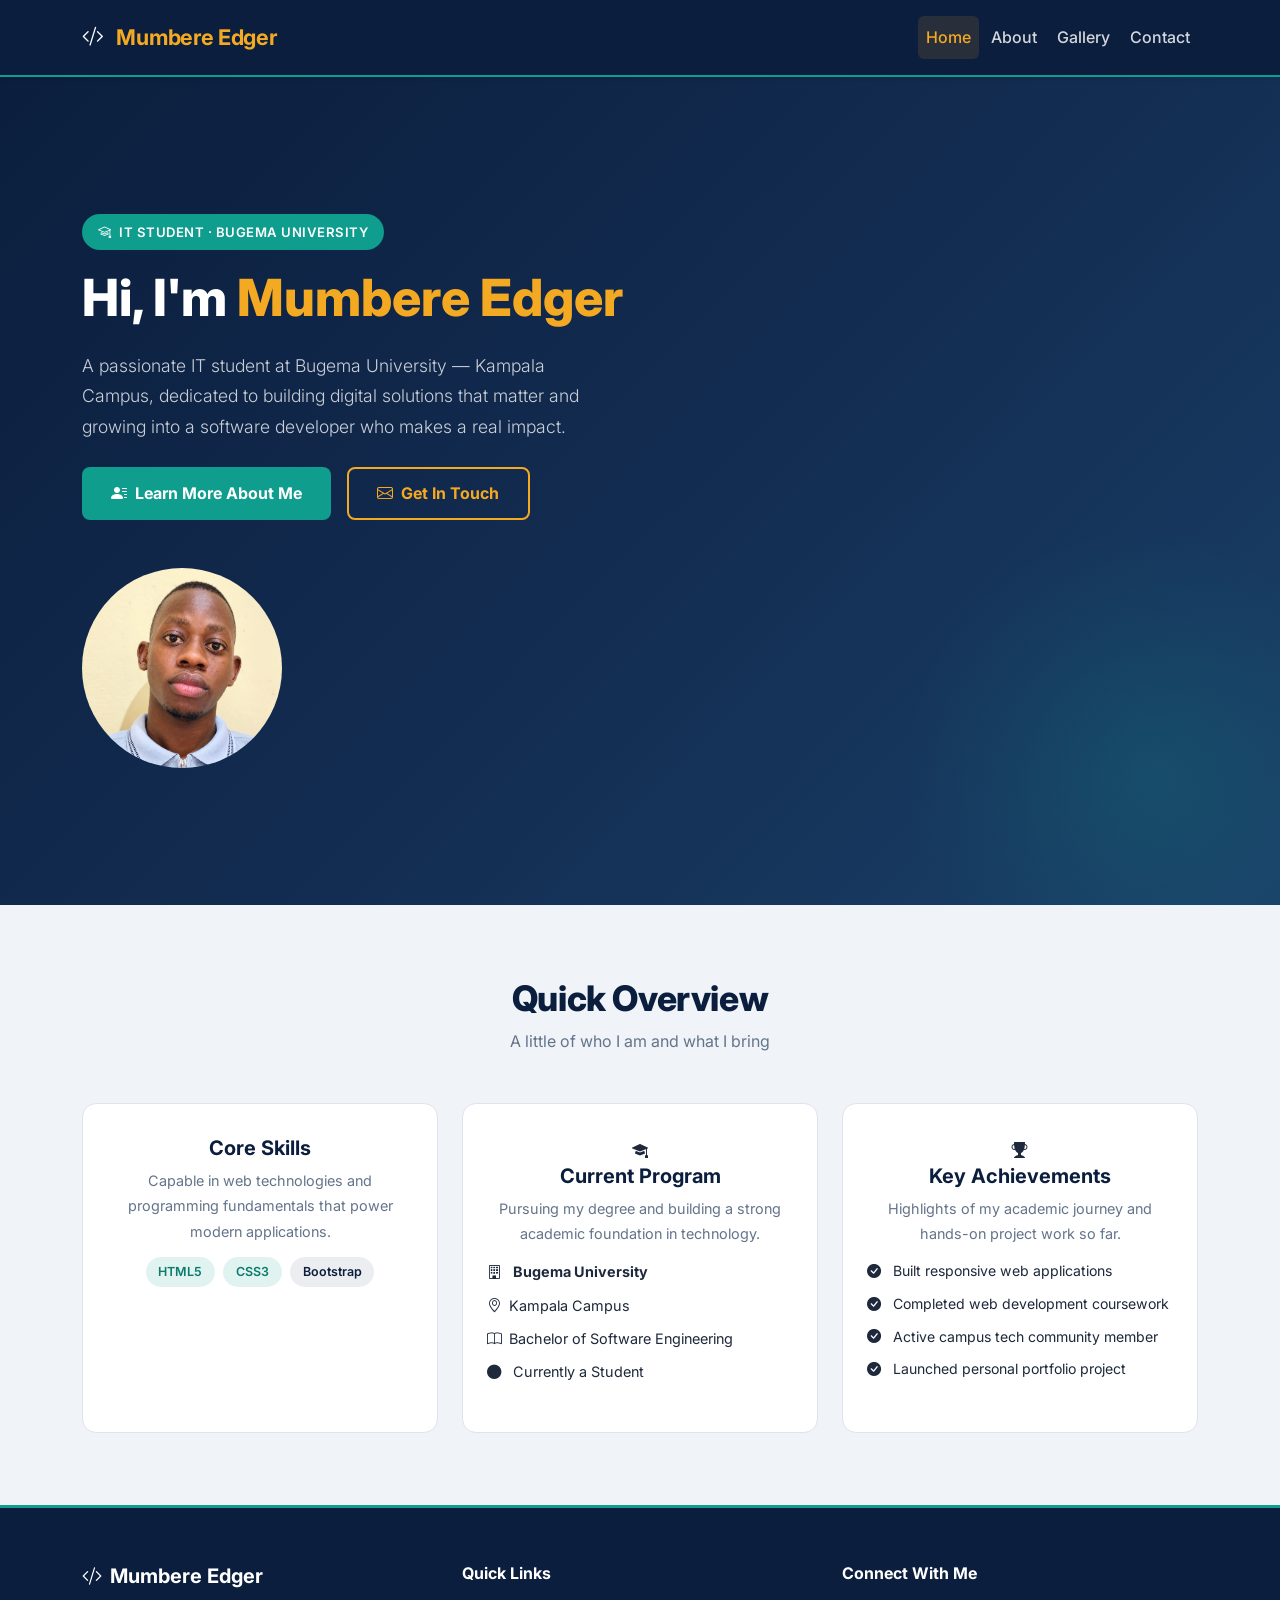
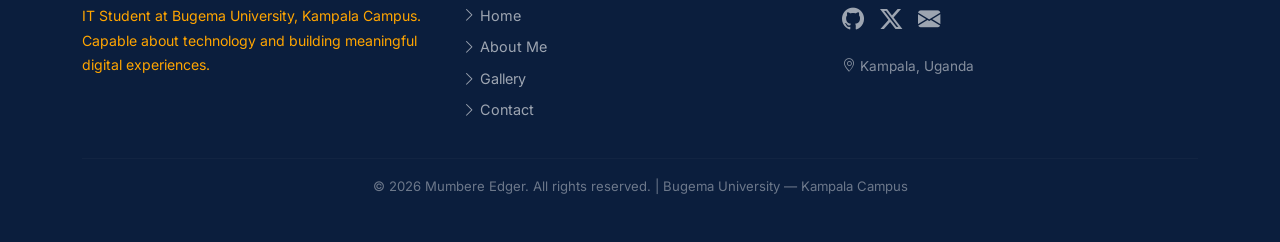
<file: index.html>
<!DOCTYPE html>
<html lang="en">
<head>
  <meta charset="UTF-8" />
  <meta name="viewport" content="width=device-width, initial-scale=1.0" />
  <title>Mumbere Edger | Portfolio</title>
  <link href="https://cdn.jsdelivr.net/npm/bootstrap@5.3.2/dist/css/bootstrap.min.css" rel="stylesheet" />
  <link href="https://cdn.jsdelivr.net/npm/bootstrap-icons@1.11.3/font/bootstrap-icons.min.css" rel="stylesheet" />
  <link href="https://fonts.googleapis.com/css2?family=Inter:wght@300;400;600;700;800&display=swap" rel="stylesheet" />
  <link rel="stylesheet" href="style.css.css" />
</head>
<body>
  
  <!--NAVIGATION BAR -->
  <nav class="navbar navbar-expand-lg sticky-top shadow-sm">
    <div class="container">
      <a class="navbar-brand fw-bold" href="index.html">
        <i class="bi bi-code-slash me-2";"></i>
        <span style="color:var(--gold);">Mumbere</span> <span style="color:var(--gold);">Edger</span>
      </a>

      <button class="navbar-toggler border-0" type="button"
              data-bs-toggle="collapse" data-bs-target="#mainNav"
              aria-controls="mainNav" aria-expanded="false" aria-label="Toggle navigation">
      
        <i class="bi bi-list text-white fs-4"></i>
      </button>
      <div class="collapse navbar-collapse" id="mainNav">
        <ul class="navbar-nav ms-auto gap-lg-1">
          <li class="nav-item"><a class="nav-link active" href="index.html">Home</a></li>
          <li class="nav-item"><a class="nav-link" href="about.html">About</a></li>
          <li class="nav-item"><a class="nav-link" href="gallery.html">Gallery</a></li>
          <li class="nav-item"><a class="nav-link" href="contact.html">Contact</a></li>
        </ul>
      </div>
    </div>
  </nav>
  
  <section class="hero-section">
    <div class="container position-relative" style="z-index:2;">
      <div class="row align-items-center gy-5">

        
        <div class="col-lg-7">

          <div class="hero-badge">
            <i class="bi bi-mortarboard me-1"></i> IT Student · Bugema University
          </div>

          <h1>
            Hi, I'm <span class="accent">Mumbere Edger</span>
          </h1>

          <p class="lead my-4">
            A passionate IT student at Bugema University —
            Kampala Campus, dedicated to building digital solutions that matter
            and growing into a software developer who makes a real impact.
          </p>

          <div class="d-flex flex-wrap gap-3">
            <a href="about.html" class="btn-teal">
              <i class="bi bi-person-lines-fill"></i> Learn More About Me
            </a>
            <a href="contact.html" class="btn-outline-gold">
              <i class="bi bi-envelope"></i> Get In Touch
            </a>
          </div>

        </div>

        <div >
          <div class="hero-avatar-box">
          <img src="EDDY.png" alt="my photo" width="150px" length="200px" class="profile-photo">
            
          </div>
        </div>

      </div>
    </div>
  </section>
 
 <!--SECTION 3: HIGHLIGHTS / QUICK OVERVIEW -->
  <section class="bg-light-custom">
    <div class="container">
      <div class="text-center mb-5">
        <h2>Quick Overview</h2>
        <p class="sub-text mt-2">A little of who I am and what I bring</p>
      </div>
<!--CARD:1-->
        <div class="row g-4"> 
        <div class="col-md-4">         
          <div class="ov-card h-100">
            <div>
            </div>

            <h5>Core Skills</h5>
            <p>Capable in web technologies and programming fundamentals that power modern applications.</p>

            <div class="d-flex flex-wrap gap-2 justify-content-center">
              <span class="tag tag-teal">HTML5</span>
              <span class="tag tag-teal">CSS3</span>
              <span class="tag tag-navy">Bootstrap</span>
            
            </div>
          </div>
        </div>

<!-- CARD 2: Current Program -->
        <div class="col-md-4">
          <div class="ov-card h-100">
            <div>
              <i class="bi bi-mortarboard-fill"></i>
            </div>

            <h5>Current Program</h5>
            <p>Pursuing my degree and building a strong academic foundation in technology.</p>

            <ul class="list-unstyled text-start mt-2" style="font-size:0.9rem; color:var(--text);">
              <li class="mb-2">
                <i class="bi bi-building me-2"></i>
                <strong>Bugema University</strong>
              </li>
              <li class="mb-2">
                <i class="bi bi-geo-alt me-2"></i>Kampala Campus
              </li>
              <li class="mb-2">
                <i class="bi bi-book me-2"></i>Bachelor of Software Engineering
              </li>
              <li>
                <i class="bi bi-circle-fill me-2"></i>
                Currently a Student
              </li>
            </ul>
          </div>
        </div>

<!-- CARD 3: Key Achievements -->
        <div class="col-md-4">
          <div class="ov-card h-100">
            <div>
             <i class="bi bi-trophy-fill"></i>
            </div>

            <h5>Key Achievements</h5>
            <p>Highlights of my academic journey and hands-on project work so far.</p>

            <ul class="list-unstyled text-start mt-2" style="font-size:0.88rem; color:var(--text);">
              <li class="mb-2">
                <i class="bi bi-check-circle-fill me-2"></i>
                Built responsive web applications
              </li>
              <li class="mb-2">
                <i class="bi bi-check-circle-fill me-2"></i>
                Completed web development coursework
              </li>
              <li class="mb-2">
                <i class="bi bi-check-circle-fill me-2"></i>
                Active campus tech community member
              </li>
              <li>
                <i class="bi bi-check-circle-fill me-2"></i>
                Launched personal portfolio project
              </li>
            </ul>
          </div>
        </div>

      </div>
    </div>
  </section>



  <!--  SECTION 4: FOOTER -->
  <footer>
    <div class="container">
      <div class="row g-4 pb-3"> 
        <div class="col-md-4">
          <h5 class="mb-3">
            <i class="bi bi-code-slash me-2"></i>Mumbere Edger
          </h5>
          <p style="font-size:0.88rem; color:orange">
            IT Student at Bugema University, Kampala Campus. Capable about
            technology and building meaningful digital experiences.
          </p>
        </div>

        <div class="col-md-4">
          <h6 class="mb-3">Quick Links</h6>
      
          <a href="index.html" class="footer-link">
            <i class="bi bi-chevron-right me-1"></i>Home
          </a>
          <a href="about.html" class="footer-link">
            <i class="bi bi-chevron-right me-1"></i>About Me
          </a>
          <a href="gallery.html" class="footer-link">
            <i class="bi bi-chevron-right me-1"></i>Gallery
          </a>
          <a href="contact.html" class="footer-link">
            <i class="bi bi-chevron-right me-1"></i>Contact
          </a>
        </div>

        <div class="col-md-4">
          <h6 class="mb-3">Connect With Me</h6>
          <div class="d-flex gap-3 mb-3">
            <a href="#" class="social-link" title="GitHub"><i class="bi bi-github"></i></a>
            <a href="#" class="social-link" title="Twitter"><i class="bi bi-twitter-x"></i></a>
            <a href="mailto:mumbereedger005@gmail.com" class="social-link" title="Email">
              <i class="bi bi-envelope-fill"></i>
            </a>
          </div>
          <p style="font-size:0.85rem; color:rgba(255,255,255,0.5);">
            <i class="bi bi-geo-alt me-1" style="white-space: nowrap;"></i>Kampala, Uganda
          </p>
        </div>
      </div>

      <hr />

      <p class="copy">&copy; 2026 Mumbere Edger. All rights reserved. | Bugema University — Kampala Campus</p>

    </div>
  </footer>

  <script src="https://cdn.jsdelivr.net/npm/bootstrap@5.3.2/dist/js/bootstrap.bundle.min.js"></script>

</body>
</html>
</file>
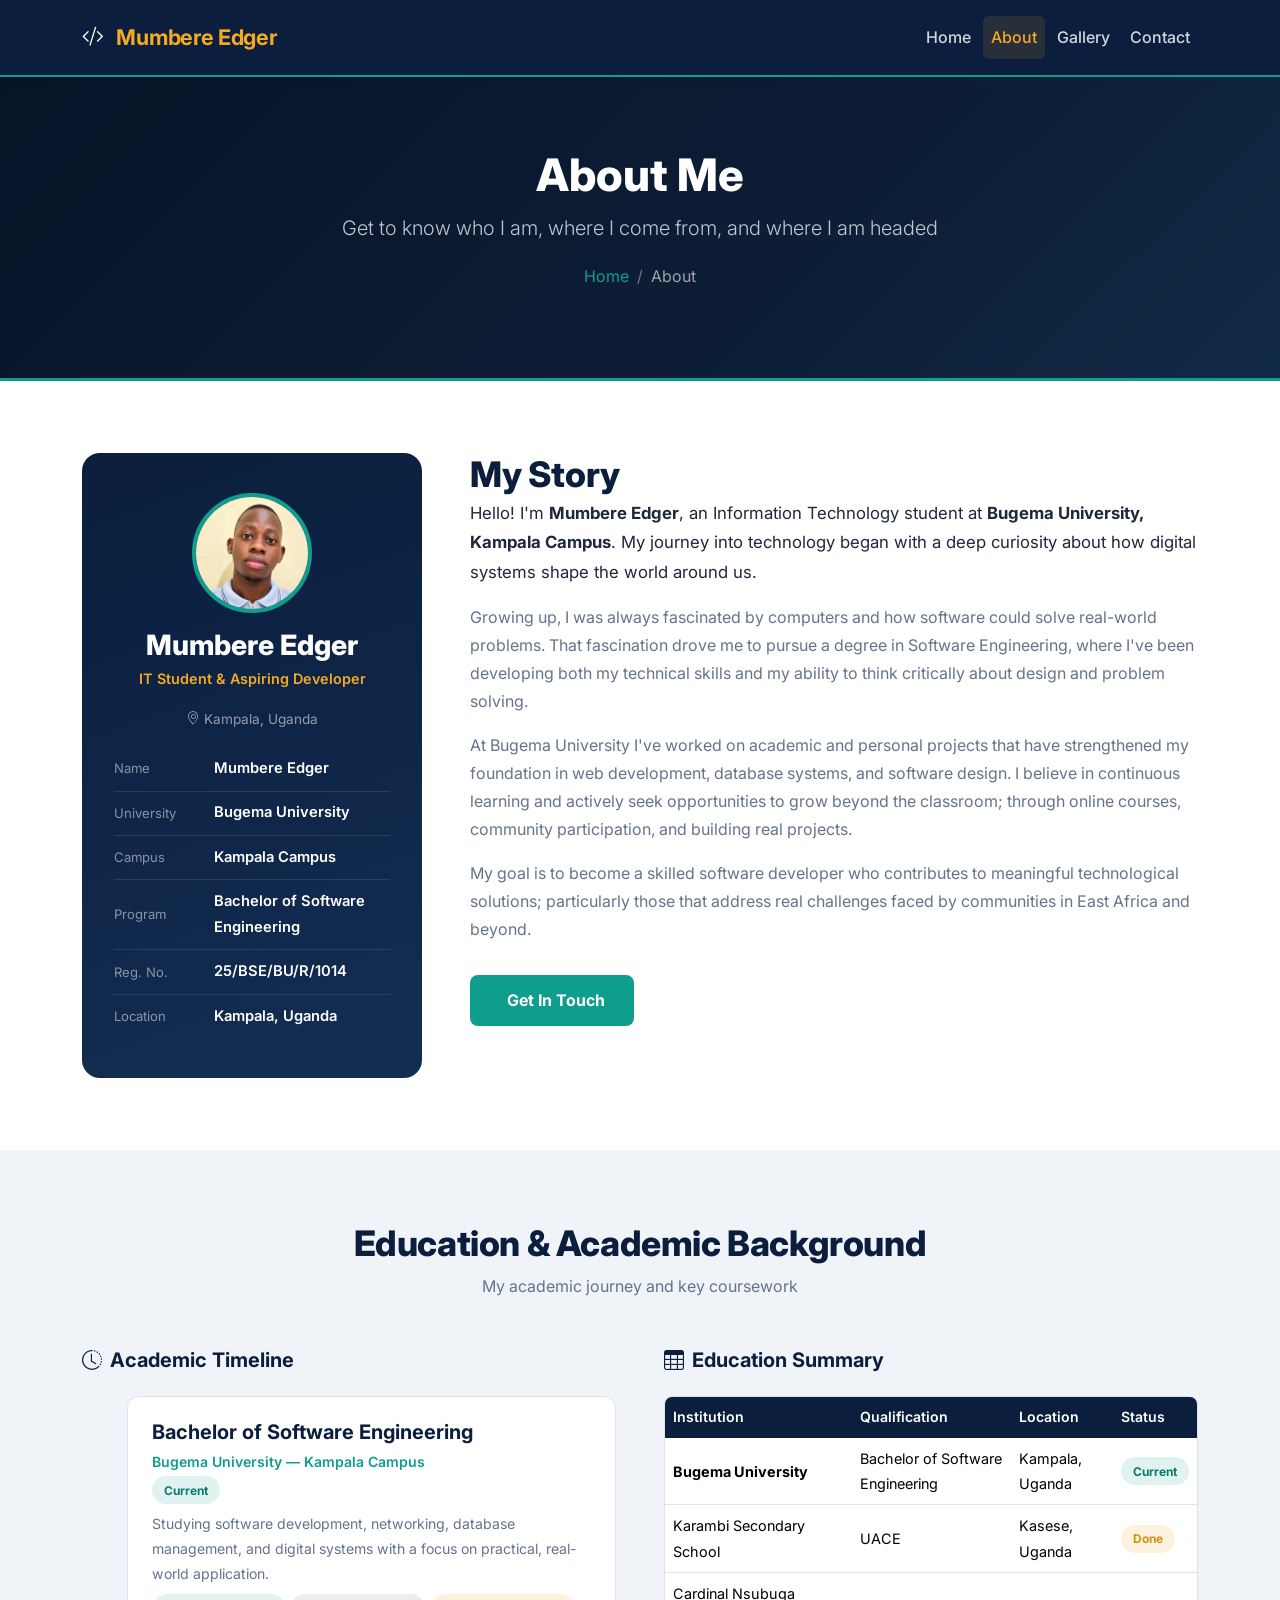
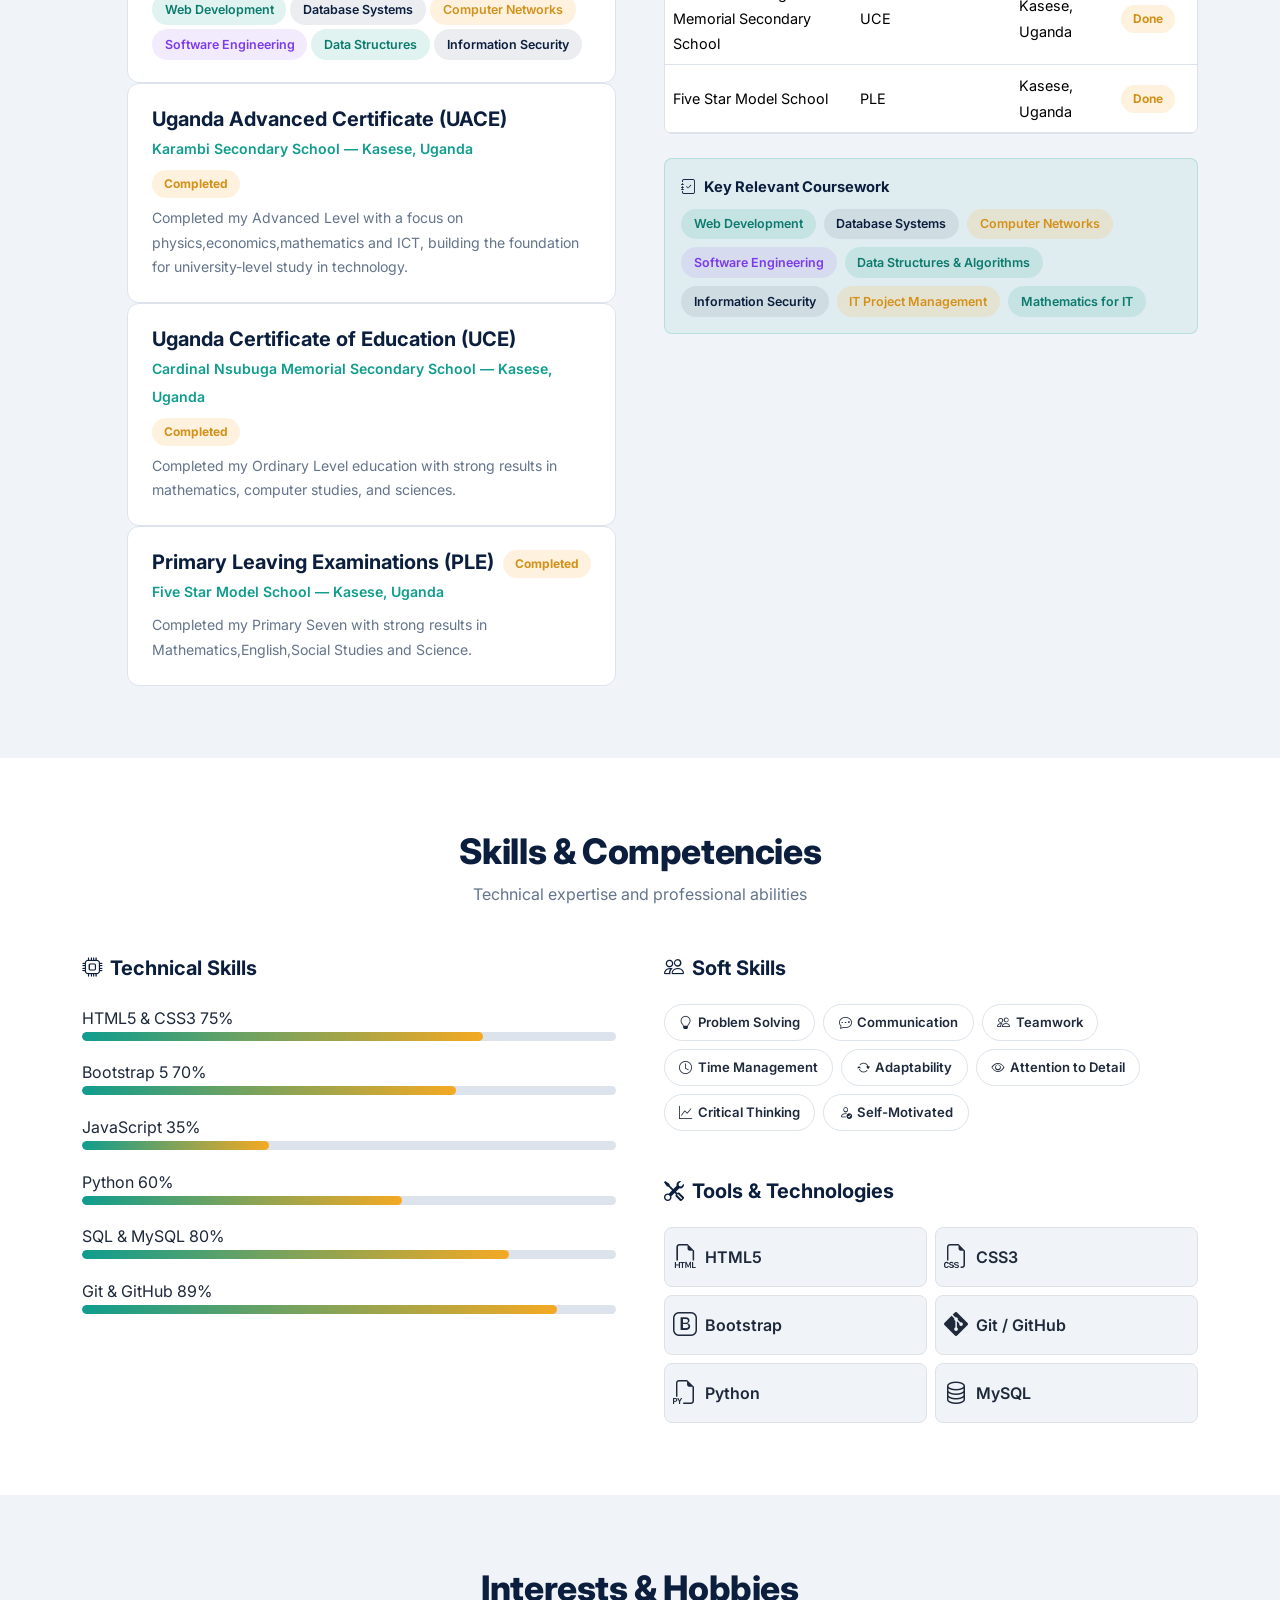
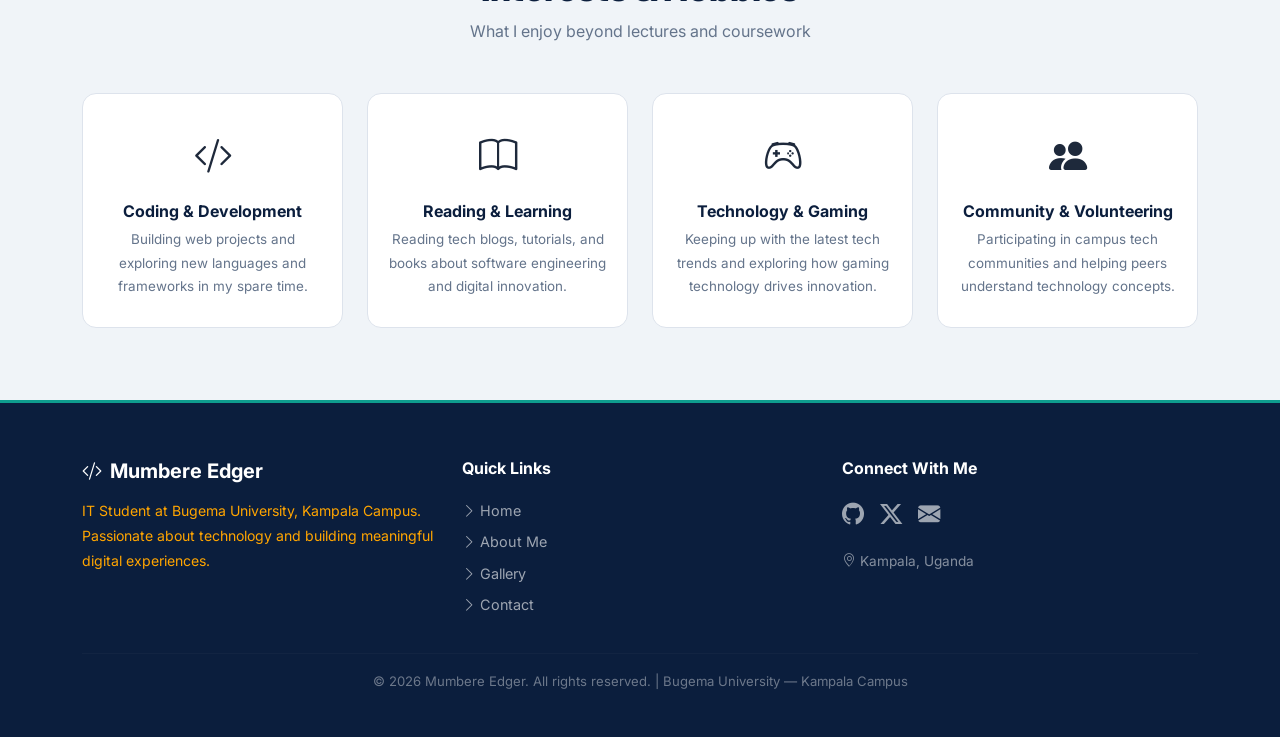
<file: about.html>
<!DOCTYPE html>
<html lang="en">
<head>
  <meta charset="UTF-8" />
  <meta name="viewport" content="width=device-width, initial-scale=1.0" />
  <title>About Me | Mumbere Edger</title>
  <link href="https://cdn.jsdelivr.net/npm/bootstrap@5.3.2/dist/css/bootstrap.min.css" rel="stylesheet" />
  <link href="https://cdn.jsdelivr.net/npm/bootstrap-icons@1.11.3/font/bootstrap-icons.min.css" rel="stylesheet" />
  <link href="https://fonts.googleapis.com/css2?family=Inter:wght@300;400;600;700;800&display=swap" rel="stylesheet" />
  <link rel="stylesheet" href="style.css.css" />

</head>

<body>

  <!--NAVIGATION BAR -->
  <nav class="navbar navbar-expand-lg sticky-top shadow-sm">
    <div class="container">
      <a class="navbar-brand fw-bold" href="index.html">
        <i class="bi bi-code-slash me-2";"></i>
        <span  style="color:var(--gold);">Mumbere</span> <span style="color:var(--gold);">Edger</span>
      </a>

      <button class="navbar-toggler border-0" type="button"
              data-bs-toggle="collapse" data-bs-target="#mainNav"
              aria-controls="mainNav" aria-expanded="false" aria-label="Toggle navigation">
        <i class="bi bi-list text-white fs-4"></i>
      </button>

      <div class="collapse navbar-collapse" id="mainNav">
        <ul class="navbar-nav ms-auto gap-lg-1">
          <li class="nav-item"><a class="nav-link" href="index.html">Home</a></li>
          <li class="nav-item"><a class="nav-link active" href="about.html">About</a></li>
          <li class="nav-item"><a class="nav-link" href="gallery.html">Gallery</a></li>
          <li class="nav-item"><a class="nav-link" href="contact.html">Contact</a></li>
        </ul>
      </div>

    </div>
  </nav>
  
  <section class="page-header">
    <div class="ph-content container">
      <h1>About Me</h1>
      <p class="lead mt-2">Get to know who I am, where I come from, and where I am headed</p>

      <nav aria-label="breadcrumb" class="mt-3">
        <ol class="breadcrumb justify-content-center">
          <li class="breadcrumb-item"><a href="index.html">Home</a></li>
          <li class="breadcrumb-item active" aria-current="page">About</li>
        </ol>
      </nav>
    </div>
  </section>

<!--SECTION 1: BIOGRAPHY / PROFILE SUMMARY -->
  <section>
    <div class="container">
      <div class="row g-5 align-items-start">
        <div class="col-lg-4">
            <div class="profile-box">
              <div class="avatar-ring">
                   <img src="EDDY.png"Mumbere Edger"
                        style="width:100%; height:100%; object-fit:cover; border-radius:50%;"> 
            </div>

            <h3>Mumbere Edger</h3>
            <p class="role mt-1">IT Student &amp; Aspiring Developer</p>
            <p class="loc mt-1 mb-3">
              <i class="bi bi-geo-alt me-1"></i>Kampala, Uganda
            </p>
            <div class="text-start">
              <div class="detail-row">
                <span class="dr-label">Name</span>
                <span class="dr-val">Mumbere Edger</span>
              </div>

              <div class="detail-row">
                <span class="dr-label">University</span>
                <span class="dr-val">Bugema University</span>
              </div>

              <div class="detail-row">
                <span class="dr-label">Campus</span>
                <span class="dr-val">Kampala Campus</span>
              </div>
              <div class="detail-row">
                <span class="dr-label">Program</span>
                <span class="dr-val">Bachelor of Software Engineering</span>
              </div>

              <div class="detail-row">
                <span class="dr-label">Reg. No.</span>
                <span class="dr-val">25/BSE/BU/R/1014</span>
              </div>

              <div class="detail-row">
                <span class="dr-label">Location</span>
                <span class="dr-val">Kampala, Uganda</span>
              </div>

            
            </div>
          </div>
        </div>

        <div class="col-lg-8">
          <h2 class="mb-1">My Story</h2>
         
          <p style="font-size:1.05rem; color:var(--text);">
            Hello! I'm <strong>Mumbere Edger</strong>, an Information Technology student at
            <strong>Bugema University, Kampala Campus</strong>. My journey into technology
            began with a deep curiosity about how digital systems shape the world around us.
          </p>

          <p style="color:var(--muted);">
            Growing up, I was always fascinated by computers and how software could solve
            real-world problems. That fascination drove me to pursue a degree in Software
            Engineering, where I've been developing both my technical skills and my ability to
            think critically about design and problem solving.
          </p>
          <p style="color:var(--muted);">
            At Bugema University I've worked on academic and personal projects that have
            strengthened my foundation in web development, database systems, and software
            design. I believe in continuous learning and actively seek opportunities to grow
            beyond the classroom; through online courses, community participation, and
            building real projects.
          </p>
          <p style="color:var(--muted);">
            My goal is to become a skilled software developer who contributes to meaningful
            technological solutions; particularly those that address real challenges faced by
            communities in East Africa and beyond.
          </p>

          <a href="contact.html" class="btn-teal mt-3 d-inline-flex">
            <i ></i> Get In Touch
          </a>

        </div>

      </div>
    </div>
  </section>
  


<!--SECTION 2: EDUCATION & ACADEMIC BACKGROUND-->
  <section class="bg-light-custom">
    <div class="container">

      <div class="text-center mb-5">
        <h2>Education &amp; Academic Background</h2>
        <p class="sub-text mt-2">My academic journey and key coursework</p>

      </div>

      <div class="row g-5">
        <div class="col-lg-6">
          <h5 class="fw-bold mb-4" style="color:var(--navy);">
            <i class="bi bi-clock-history me-2"></i>Academic Timeline
          </h5>

          <div class="tl-wrap">
            <div class="tl-item">
                <div class="tl-card">

                <div>
                  <div>
                    <h5>Bachelor of Software Engineering</h5>
                    <span class="inst">Bugema University — Kampala Campus</span>
                  </div>
                  <span class="tl-badge current">Current</span>
                </div>

                <p>
                  Studying software development, networking, database management,
                  and digital systems with a focus on practical, real-world application.
                </p>

   
                <div class="d-flex flex-wrap gap-1 mt-2">
                  <span class="tag tag-teal">Web Development</span>
                  <span class="tag tag-navy">Database Systems</span>
                  <span class="tag tag-gold">Computer Networks</span>
                  <span class="tag tag-purple">Software Engineering</span>
                  <span class="tag tag-teal">Data Structures</span>
                  <span class="tag tag-navy">Information Security</span>
                </div>
              </div>
            </div>

            <!-- TIMELINE ENTRY 2: UACE -->
            <div class="tl-item">
              <div class="tl-dot gold"></div>
              <div class="tl-card">
                <div class="d-flex justify-content-between align-items-start flex-wrap gap-2 mb-2">
                  <div>
                    <h5>Uganda Advanced Certificate (UACE)</h5>
                    <span class="inst">Karambi Secondary School — Kasese, Uganda</span>
                  </div>
                  <span class="tl-badge done">Completed</span>
                </div>
                <p>
                  Completed my Advanced Level with a focus on physics,economics,mathematics and ICT,
                  building the foundation for university-level study in technology.
                </p>
              </div>
            </div>

<!-- TIMELINE ENTRY 3: UCE -->
            <div class="tl-item">
              <div class="tl-dot gold"></div>
              <div class="tl-card">
                <div class="d-flex justify-content-between align-items-start flex-wrap gap-2 mb-2">
                  <div>
                    <h5>Uganda Certificate of Education (UCE)</h5>
                    <span class="inst">Cardinal Nsubuga Memorial Secondary School — Kasese, Uganda</span>
                  </div>
                  <span class="tl-badge done">Completed</span>
                </div>
                <p>
                  Completed my Ordinary Level education with strong results in
                  mathematics, computer studies, and sciences.
                </p>
              </div>
            </div>

<!-- TIMELINE ENTRY 4: PLE -->
              <div class="tl-item">
              <div class="tl-dot gold"></div>
              <div class="tl-card">
                <div class="d-flex justify-content-between align-items-start flex-wrap gap-2 mb-2">
                  <div>
                    <h5>Primary Leaving Examinations (PLE)</h5>
                    <span class="inst">Five Star Model School — Kasese, Uganda</span>
                  </div>
                  <span class="tl-badge done">Completed</span>
                </div>
                <p>
                  Completed my Primary Seven with strong results in
                  Mathematics,English,Social Studies and Science.
                </p>
              </div>
            </div>

          </div>
        </div>


<!-- RIGHT: Education Summary -->
        <div class="col-lg-6">
          <h5 class="fw-bold mb-4" style="color:var(--navy);">
            <i class="bi bi-table me-2"></i>Education Summary
          </h5>
<!---- This makes the table scroll horizontally on small screens -->
          <div class="table-responsive rounded-3 overflow-hidden border"
               style="border-color:var(--border);">
            <table class="table edu-table mb-0">
              <thead>
            
                <tr>
                  <th>Institution</th>
                  <th>Qualification</th>
                  <th>Location</th>
                  <th>Status</th>
                </tr>
              </thead>
              <tbody>
                <tr>
                  <td><strong>Bugema University</strong></td>
                  <td>Bachelor of Software Engineering</td>
                  <td>Kampala, Uganda</td>
                  <td><span class="tl-badge current">Current</span></td>
                </tr>
                
                <tr>
                  <td>Karambi Secondary School</td>
                  <td>UACE</td>
                  <td>Kasese, Uganda</td>
                  <td><span class="tl-badge done">Done</span></td>
                </tr>
               
                <tr>
                  <td>Cardinal Nsubuga Memorial Secondary School</td>
                  <td>UCE</td>
                  <td>Kasese, Uganda</td>
                  <td><span class="tl-badge done">Done</span></td>
                </tr>

                  <tr>
                  <td>Five Star Model School</td>
                  <td>PLE</td>
                  <td>Kasese, Uganda</td>
                  <td><span class="tl-badge done">Done</span></td>
                </tr>

              </tbody>
            </table>
          </div>

<!-- Key Coursework callout box — soft teal background -->
          <div class="mt-4 p-3 rounded-3"
               style="background:rgba(15,157,142,0.07); border:1px solid rgba(15,157,142,0.2);">
            <p class="fw-bold mb-2" style="color:var(--navy); font-size:0.92rem;">
              <i class="bi bi-journal-check me-2"></i>Key Relevant Coursework
            </p>
            <!-- Tag pills listing the specific modules studied -->
            <div class="d-flex flex-wrap gap-2">
              <span class="tag tag-teal">Web Development</span>
              <span class="tag tag-navy">Database Systems</span>
              <span class="tag tag-gold">Computer Networks</span>
              <span class="tag tag-purple">Software Engineering</span>
              <span class="tag tag-teal">Data Structures &amp; Algorithms</span>
              <span class="tag tag-navy">Information Security</span>
              <span class="tag tag-gold">IT Project Management</span>
              <span class="tag tag-teal">Mathematics for IT</span>
            </div>
          </div>

        </div>

      </div>
    </div>
  </section>


<!--SECTION 3: SKILLS & COMPETENCIES -->
  <section>
    <div class="container">

      <div class="text-center mb-5">
        <h2>Skills &amp; Competencies</h2>
        <p class="sub-text mt-2">Technical expertise and professional abilities</p>
     
      </div>

      <div class="row g-5">

        <!-- LEFT: Technical Skills with Progress Bars -->
        <div class="col-lg-6">
          <h5 class="fw-bold mb-4" style="color:var(--navy);">
            <i class="bi bi-cpu me-2"></i>Technical Skills
          </h5>

          <div class="skill-label"><span>HTML5 &amp; CSS3</span><span> 75%</span></div>
          <div class="prog-track">
            <div class="prog-fill" style="width:75%;"></div>
          </div>

          <div class="skill-label"><span>Bootstrap 5</span><span> 70%</span></div>
          <div class="prog-track">
            <div class="prog-fill" style="width:70%;"></div>
          </div>

          <div class="skill-label"><span>JavaScript</span><span> 35%</span></div>
          <div class="prog-track">
            <div class="prog-fill" style="width:35%;"></div>
          </div>

          <div class="skill-label"><span>Python</span><span> 60%</span></div>
          <div class="prog-track">
            <div class="prog-fill" style="width:60%;"></div>
          </div>

          <div class="skill-label"><span>SQL &amp; MySQL</span><span> 80%</span></div>
          <div class="prog-track">
            <div class="prog-fill" style="width:80%;"></div>
          </div>

          <div class="skill-label"><span>Git &amp; GitHub</span><span> 89%</span></div>
          <div class="prog-track">
            <div class="prog-fill" style="width:89%;"></div>
          </div>

        </div>


<!-- RIGHT: Soft Skills + Tools -->
        <div class="col-lg-6">
          <h5 class="fw-bold mb-4" style="color:var(--navy);">
            <i class="bi bi-people me-2"></i>Soft Skills
          </h5>
          <div class="d-flex flex-wrap gap-2 mb-5">
           
            <span class="soft-pill"><i class="bi bi-lightbulb" ></i> Problem Solving</span>
            <span class="soft-pill"><i class="bi bi-chat-dots"></i> Communication</span>
            <span class="soft-pill"><i class="bi bi-people"></i> Teamwork</span>
            <span class="soft-pill"><i class="bi bi-clock"></i> Time Management</span>
            <span class="soft-pill"><i class="bi bi-arrow-repeat"></i> Adaptability</span>
            <span class="soft-pill"><i class="bi bi-eye"></i> Attention to Detail</span>
            <span class="soft-pill"><i class="bi bi-graph-up" ></i> Critical Thinking</span>
            <span class="soft-pill"><i class="bi bi-person-check" ></i> Self-Motivated</span>
          </div>

<!-- Tools Grid: 2-column grid of technology icons -->
          <h5 class="fw-bold mb-4" style="color:var(--navy);">
            <i class="bi bi-tools me-2"></i>Tools &amp; Technologies
          </h5>
          <div class="row g-2">

            <div class="col-6">
              <div class="d-flex align-items-center gap-2 p-2 rounded-3 border"
                   style="background:var(--light);">
    
                <i class="bi bi-filetype-html fs-4"></i>
                <span class="fw-semibold">HTML5</span>
              </div>
            </div>

            <div class="col-6">
              <div class="d-flex align-items-center gap-2 p-2 rounded-3 border"
                   style="background:var(--light);">
            
                <i class="bi bi-filetype-css fs-4"></i>
                <span class="fw-semibold">CSS3</span>
              </div>
            </div>

            <div class="col-6">
              <div class="d-flex align-items-center gap-2 p-2 rounded-3 border"
                   style="background:var(--light);">
    
                <i class="bi bi-bootstrap fs-4"></i>
                <span class="fw-semibold">Bootstrap</span>
              </div>
            </div>

            <div class="col-6">
              <div class="d-flex align-items-center gap-2 p-2 rounded-3 border"
                   style="background:var(--light);">
    
                <i class="bi bi-git fs-4"></i>
                <span class="fw-semibold">Git / GitHub</span>
              </div>
            </div>

            <div class="col-6">
              <div class="d-flex align-items-center gap-2 p-2 rounded-3 border"
                   style="background:var(--light);">
             
                <i class="bi bi-filetype-py fs-4"></i>
                <span class="fw-semibold">Python</span>
              </div>
            </div>

            <div class="col-6">
              <div class="d-flex align-items-center gap-2 p-2 rounded-3 border"
                   style="background:var(--light);">
                <i class="bi bi-database fs-4"></i>
                <span class="fw-semibold">MySQL</span>
              </div>
            </div>

          </div>
        </div>

      </div>
    </div>
  </section>

<!--SECTION 4: INTERESTS & HOBBIES-->
  <section class="bg-light-custom">
    <div class="container">

      <div class="text-center mb-5">
        <h2>Interests &amp; Hobbies</h2>
        <p class="sub-text mt-2">What I enjoy beyond lectures and coursework</p>
      </div>

      <div class="row g-4 justify-content-center">

<!--CARD 1 -->
        <div class="col-sm-6 col-lg-3">
          <div class="int-card">
      
            <i class="bi bi-code-slash"></i>
            <h6>Coding &amp; Development</h6>
            <p>Building web projects and exploring new languages and frameworks in my spare time.</p>
          </div>
        </div>

<!-- CARD 2 -->
        <div class="col-sm-6 col-lg-3">
          <div class="int-card">
            <i class="bi bi-book"></i>
            <h6>Reading &amp; Learning</h6>
            <p>Reading tech blogs, tutorials, and books about software engineering and digital innovation.</p>
          </div>
        </div>

<!-- CARD 3 -->
        <div class="col-sm-6 col-lg-3">
          <div class="int-card">
            <i class="bi bi-controller"></i>
            <h6>Technology &amp; Gaming</h6>
            <p>Keeping up with the latest tech trends and exploring how gaming technology drives innovation.</p>
          </div>
        </div>

<!--CARD 4 -->
        <div class="col-sm-6 col-lg-3">
          <div class="int-card">
            <i class="bi bi-people-fill"></i>
            <h6>Community &amp; Volunteering</h6>
            <p>Participating in campus tech communities and helping peers understand technology concepts.</p>
          </div>
        </div>

      </div>
    </div>
  </section>

<!--FOOTER -->
  <footer>
    <div class="container">
      <div class="row g-4 pb-3">
        <div class="col-md-4">
          <h5 class="mb-3">
            <i class="bi bi-code-slash me-2" ></i>Mumbere Edger
          </h5>
          <p style="font-size:0.88rem; color:orange;">
            IT Student at Bugema University, Kampala Campus. Passionate about
            technology and building meaningful digital experiences.
          </p>
        </div>

        <!-- Quick links column -->
        <div class="col-md-4">
          <h6 class="mb-3">Quick Links</h6>
          <a href="index.html" class="footer-link"><i class="bi bi-chevron-right me-1"></i>Home</a>
          <a href="about.html" class="footer-link"><i class="bi bi-chevron-right me-1"></i>About Me</a>
          <a href="gallery.html" class="footer-link"><i class="bi bi-chevron-right me-1"></i>Gallery</a>
          <a href="contact.html" class="footer-link"><i class="bi bi-chevron-right me-1"></i>Contact</a>
        </div>

        <!-- Social media column -->
        <div class="col-md-4">
          <h6 class="mb-3">Connect With Me</h6>
          <div class="d-flex gap-3 mb-3">
            <a href="#" class="social-link" title="GitHub"><i class="bi bi-github"></i></a>
            <a href="#" class="social-link" title="Twitter"><i class="bi bi-twitter-x"></i></a>
            <a href="mailto:mumbereedger005@gmail.com" class="social-link" title="Email">
              <i class="bi bi-envelope-fill"></i>
            </a>
          </div>
          <p style="font-size:0.85rem; color:rgba(255,255,255,0.5);">
            <i class="bi bi-geo-alt me-1" ></i>Kampala, Uganda
          </p>
        </div>

      </div>

      <hr />
      <p class="copy">&copy; 2026 Mumbere Edger. All rights reserved. | Bugema University — Kampala Campus</p>

    </div>
  </footer>

<!-- Bootstrap JS bundle — required for the mobile hamburger menu to work -->
  <script src="https://cdn.jsdelivr.net/npm/bootstrap@5.3.2/dist/js/bootstrap.bundle.min.js"></script>

</body>
</html>
</file>
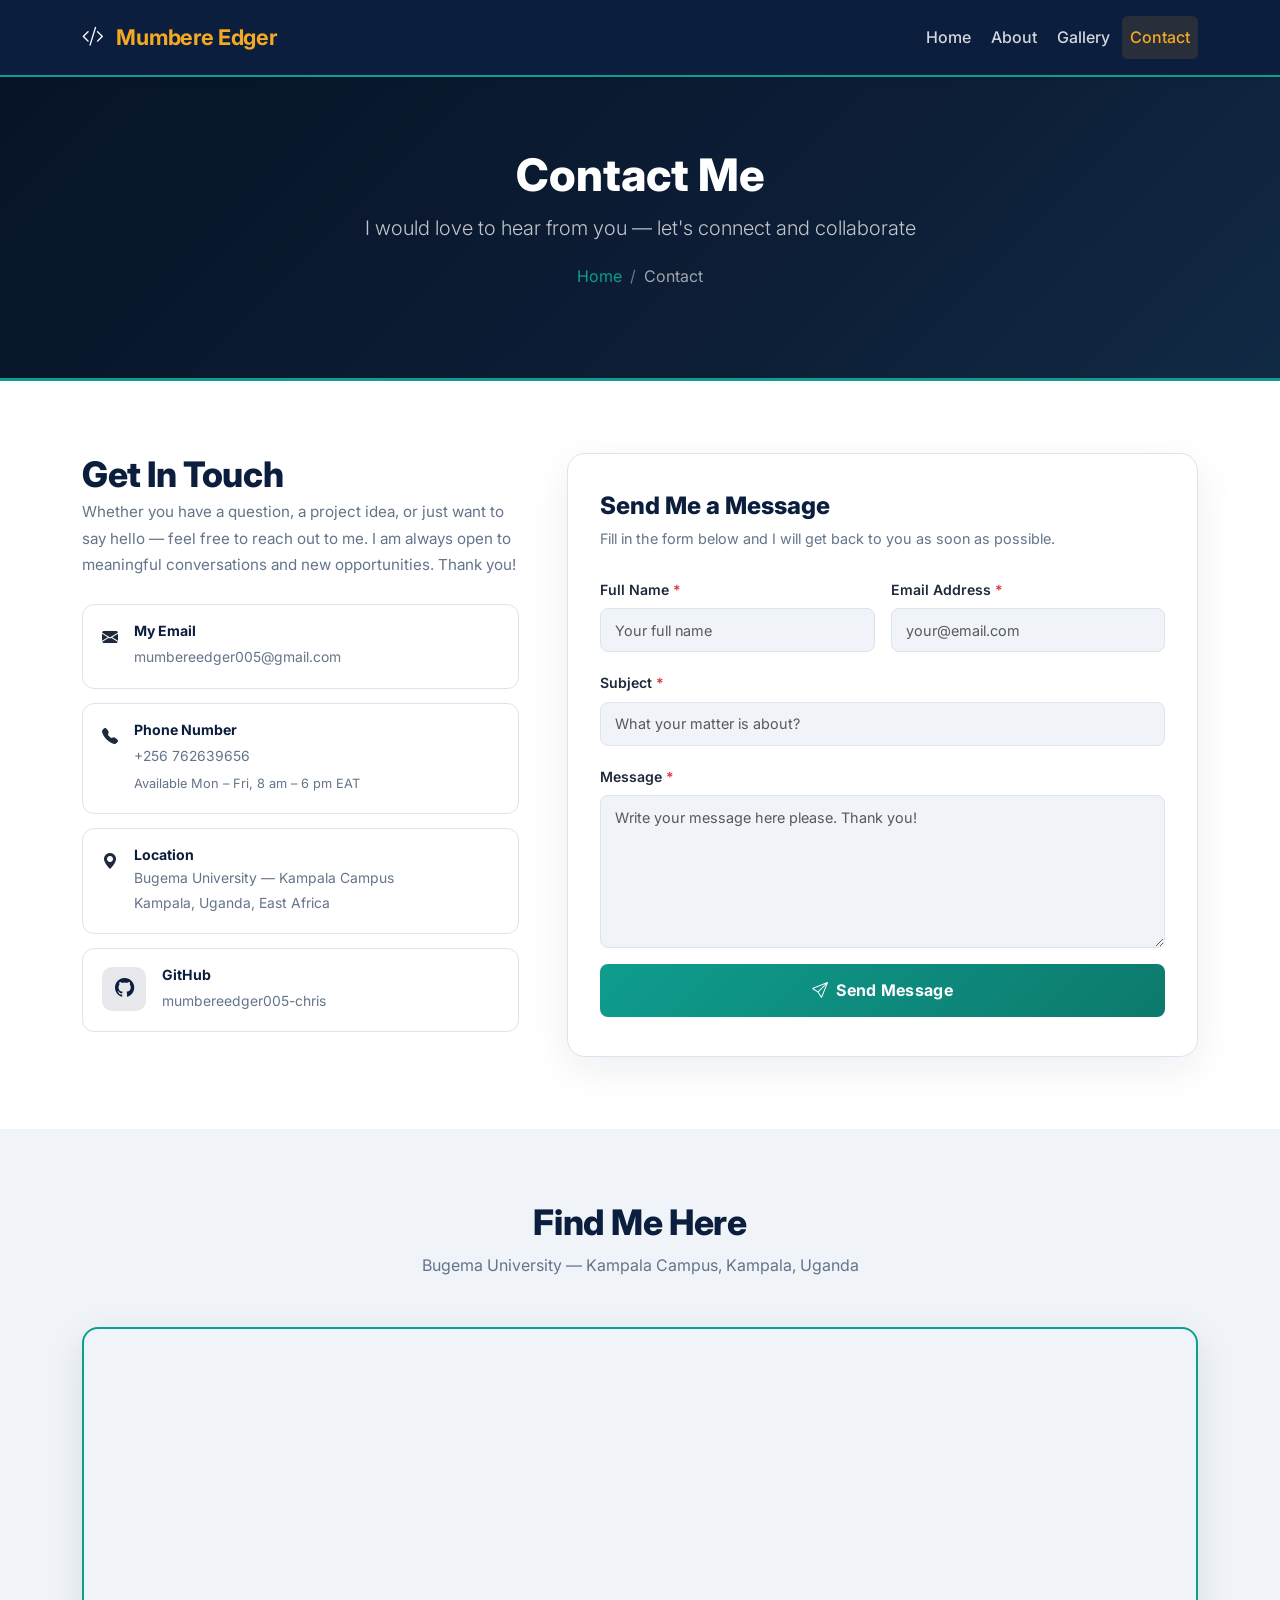
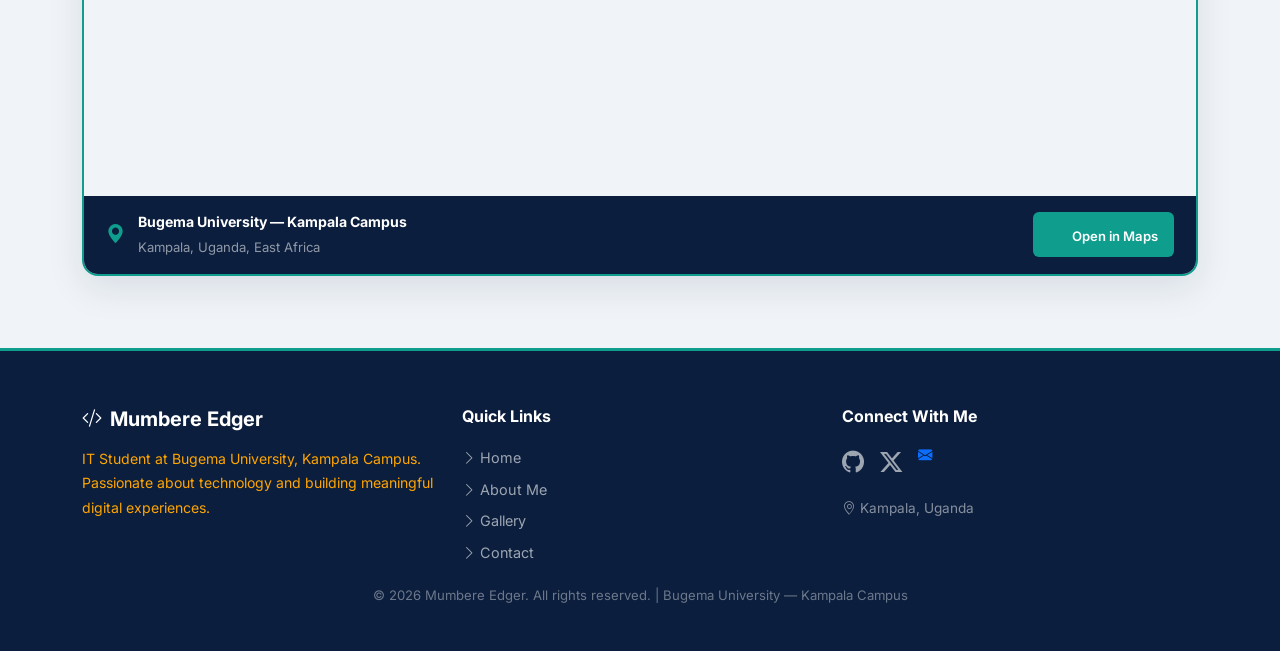
<file: contact.html>
<!DOCTYPE html>
<html lang="en">
<head>
  <meta charset="UTF-8" />
  <meta name="viewport" content="width=device-width, initial-scale=1.0" />
  <title>Contact | Mumbere Edger</title>
  <link href="https://cdn.jsdelivr.net/npm/bootstrap@5.3.2/dist/css/bootstrap.min.css" rel="stylesheet" />
  <link href="https://cdn.jsdelivr.net/npm/bootstrap-icons@1.11.3/font/bootstrap-icons.min.css" rel="stylesheet" />
  <link href="https://fonts.googleapis.com/css2?family=Inter:wght@300;400;600;700;800&display=swap" rel="stylesheet" />
  <link rel="stylesheet" href="style.css.css" />
</head>
<body>

<!--NAVIGATION BAR-->
  <nav class="navbar navbar-expand-lg sticky-top shadow-sm">
    <div class="container">
      <a class="navbar-brand fw-bold" href="index.html">
        <i class="bi bi-code-slash me-2"></i>
        <span style="color:var(--gold);">Mumbere</span> <span style="color:var(--gold);">Edger</span>
      </a>

      <button class="navbar-toggler border-0" type="button"
              data-bs-toggle="collapse" data-bs-target="#mainNav"
              aria-controls="mainNav" aria-expanded="false" aria-label="Toggle navigation">
        <i class="bi bi-list text-white fs-4"></i>
      </button>

      <div class="collapse navbar-collapse" id="mainNav">
        <ul class="navbar-nav ms-auto gap-lg-1">
          <li class="nav-item"><a class="nav-link" href="index.html">Home</a></li>
          <li class="nav-item"><a class="nav-link" href="about.html">About</a></li>
          <li class="nav-item"><a class="nav-link" href="gallery.html">Gallery</a></li>
          <li class="nav-item"><a class="nav-link active" href="contact.html">Contact</a></li>
        </ul>
      </div>

    </div>
  </nav>

<!--PAGE HEADER BANNER -->
  <section class="page-header">
    <div class="ph-content container">
      <h1>Contact Me</h1>
      <p class="lead mt-2">I would love to hear from you — let's connect and collaborate</p>
      <nav aria-label="breadcrumb" class="mt-3">
        <ol class="breadcrumb justify-content-center">
          <li class="breadcrumb-item"><a href="index.html">Home</a></li>
          <li class="breadcrumb-item active" aria-current="page">Contact</li>
        </ol>
      </nav>
    </div>
  </section>

<!--SECTION 1: CONTACT INFORMATION-->
  <section>
    <div class="container">
      <div class="row g-5 align-items-start">

        <div class="col-lg-5">
          <h2 class="mb-1">Get In Touch</h2>

          <p style="color:var(--muted); font-size:0.95rem; margin-bottom:1.6rem;">
            Whether you have a question, a project idea, or just want to say hello —
            feel free to reach out to me. I am always open to meaningful conversations and
            new opportunities. Thank you!
          </p>

<!-- CONTACT CARD: Email -->
          <div class="ci-card">
            <div>
              <i class="bi bi-envelope-fill"></i>
            </div>
            <div>
              <h6>My Email</h6>
              <a href="mailto:mumbereedger005@gmail.com">mumbereedger005@gmail.com</a>
            </div>
          </div>

<!-- CONTACT CARD: Phone -->
          <div class="ci-card">
            <div>
              <i class="bi bi-telephone-fill"></i>
            </div>
            <div>
              <h6>Phone Number</h6>             
              <a href="tel:+256762639656">+256 762639656</a>            
              <p class="mt-1" style="font-size:0.8rem; color:var(--muted);">
                Available Mon – Fri, 8 am – 6 pm EAT
              </p>
            </div>
          </div>

<!-- CONTACT CARD: Physical Location -->
          <div class="ci-card">
            <div>
              <i class="bi bi-geo-alt-fill"></i>
            </div>
            <div>
              <h6>Location</h6>
              <p>Bugema University — Kampala Campus</p>
              <p>Kampala, Uganda, East Africa</p>
            </div>
          </div>

          <!-- CONTACT CARD: GitHub -->
          <div class="ci-card">
            <div class="ci-icon navy">
              <i class="bi bi-github"></i>
            </div>
            <div>
              <h6>GitHub</h6>
              <!-- Replace # with your actual GitHub profile URL -->
              <a href="mumbereedger005-chris">mumbereedger005-chris</a>
            </div>
          </div>

        </div>

<!--RIGHT COLUMN: Contact Form-->
        <div class="col-lg-7">
          <div class="cf-card">
            <h4>Send Me a Message</h4>
            <p class="sub">Fill in the form below and I will get back to you as soon as possible.</p>

            <form action="#" method="post" novalidate>
              <div class="row g-3">

                <!-- FIELD 1: Full Name-->
                <div class="col-md-6">
                  <label for="fullName" class="form-label">
                    Full Name <span style="color:#dc3545;">*</span>             
                  </label>
                  <input
                    type="text"
                    class="form-control"
                    id="fullName"
                    name="fullName"
                    placeholder="Your full name"
                    required
                  />
                </div>

                <!-- FIELD 2: Email Address -->
                <div class="col-md-6">
                  <label for="emailAddress" class="form-label">
                    Email Address <span style="color:#dc3545;">*</span>
                  </label>
                  <input
                    type="email"
                    class="form-control"
                    id="emailAddress"
                    name="emailAddress"
                    placeholder="your@email.com"
                    required
                  />
                </div>

                <!-- FIELD 3: Subject-->
                <div class="col-12">
                  <label for="subject" class="form-label">
                    Subject <span style="color:#dc3545;">*</span>
                  </label>
                  <input
                    type="text"
                    class="form-control"
                    id="subject"
                    name="subject"
                    placeholder="What your matter is about?"
                    required
                  />
                </div>

                <!-- FIELD 4: Message -->
                <div class="col-12">
                  <label for="message" class="form-label">
                    Message <span style="color:#dc3545;">*</span>
                  </label>
                  <textarea
                    class="form-control"
                    id="message"
                    name="message"
                    rows="6"
                    placeholder="Write your message here please. Thank you!"
                    required
                  ></textarea>
                </div>

                <!-- FIELD 5: Submit Button--->
                <div class="col-12">
                  <button type="submit" class="btn-submit">
                    <i class="bi bi-send me-2"></i>Send Message
                  </button>
                </div>

              </div>
            </form>

          </div>
        </div>

      </div>
    </div>
  </section>
 
<!--SECTION 2: EMBEDDED MAP -->
  <section class="bg-light-custom">
    <div class="container">

      <div class="text-center mb-5">
        <h2>Find Me Here</h2>
        <p class="sub-text mt-2">Bugema University — Kampala Campus, Kampala, Uganda</p>
      </div>

      <div class="map-wrap">
        <div class="ratio" style="--bs-aspect-ratio: 42%;">

          <!-- GOOGLE MAPS IFRAME-->
          <iframe
            src="https://www.google.com/maps/embed?pb=!1m18!1m12!1m3!1d127672.35954498944!2d32.5084741812499!3d0.3152408!2m3!1f0!2f0!3f0!3m2!1i1024!2i768!4f13.1!3m3!1m2!1s0x177dbc0f9d74b39b%3A0x37e0b0f8f1b22b08!2sBugema%20University%20Kampala%20Campus!5e0!3m2!1sen!2sug!4v1700000000000!5m2!1sen!2sug"
            width="100%"
            height="100%"
            style="border:0; display:block;"
            allowfullscreen=""
            loading="lazy"
            referrerpolicy="no-referrer-when-downgrade"
            title="Bugema University Kampala Campus on Google Maps"
            aria-label="Google Maps showing Bugema University Kampala Campus">
          </iframe>

        </div>

        <!-- Footer bar below the map-->
        <div class="map-footer">
          <i class="bi bi-geo-alt-fill"></i>
          <div>
            <strong style="color:var(--white);">Bugema University — Kampala Campus</strong>
            <br>
            <span style="font-size:0.82rem; color:rgba(255,255,255,0.55);">Kampala, Uganda, East Africa</span>
          </div>
          <!-- Link to open the map in full Google Maps — target="_blank" opens a new tab -->
          <a href="https://maps.google.com/?q=Bugema+University+Kampala+Campus"
             target="_blank" rel="noopener noreferrer">
            <!-- rel="noopener noreferrer" is a security best practice for external links -->
            <i class="bi bi-box-arrow-up-right me-1"></i>Open in Maps
          </a>
        </div>

      </div>
    </div>
  </section>

<!--FOOTER -->
  <footer>
    <div class="container">
      <div class="row g-4 pb-3">

        <div class="col-md-4">
          <h5 class="mb-3">
            <i class="bi bi-code-slash me-2" ></i>Mumbere Edger
          </h5>
          <p style="font-size:0.88rem; color:orange;">
            IT Student at Bugema University, Kampala Campus. Passionate about
            technology and building meaningful digital experiences.
          </p>
        </div>
        <div class="col-md-4">
          <h6 class="mb-3">Quick Links</h6>
          <a href="index.html" class="footer-link"><i class="bi bi-chevron-right me-1"></i>Home</a>
          <a href="about.html" class="footer-link"><i class="bi bi-chevron-right me-1"></i>About Me</a>
          <a href="gallery.html" class="footer-link"><i class="bi bi-chevron-right me-1"></i>Gallery</a>
          <a href="contact.html" class="footer-link"><i class="bi bi-chevron-right me-1"></i>Contact</a>
        </div>

        <!-- Social media icons column -->
        <div class="col-md-4">
          <h6 class="mb-3">Connect With Me</h6>
          <div class="d-flex gap-3 mb-3">
            <a href="#" class="social-link" title="GitHub"><i class="bi bi-github"></i></a>
            <a href="#" class="social-link" title="Twitter"><i class="bi bi-twitter-x"></i></a>
            <!-- mailto: pre-fills your email address in the user's email app -->
            <a href="mailto:mumbereedger005@gmail.com class="social-link" title="Email">
              <i class="bi bi-envelope-fill"></i>
            </a>
          </div>
          <p style="font-size:0.85rem; color:rgba(255,255,255,0.5);">
            <i class="bi bi-geo-alt me-1"></i>Kampala, Uganda
          </p>
        </div>

      </div>
      <p class="copy">&copy; 2026 Mumbere Edger. All rights reserved. | Bugema University — Kampala Campus</p>
    </div>
  </footer>

  <script src="https://cdn.jsdelivr.net/npm/bootstrap@5.3.2/dist/js/bootstrap.bundle.min.js"></script>

</body>
</html>
</file>
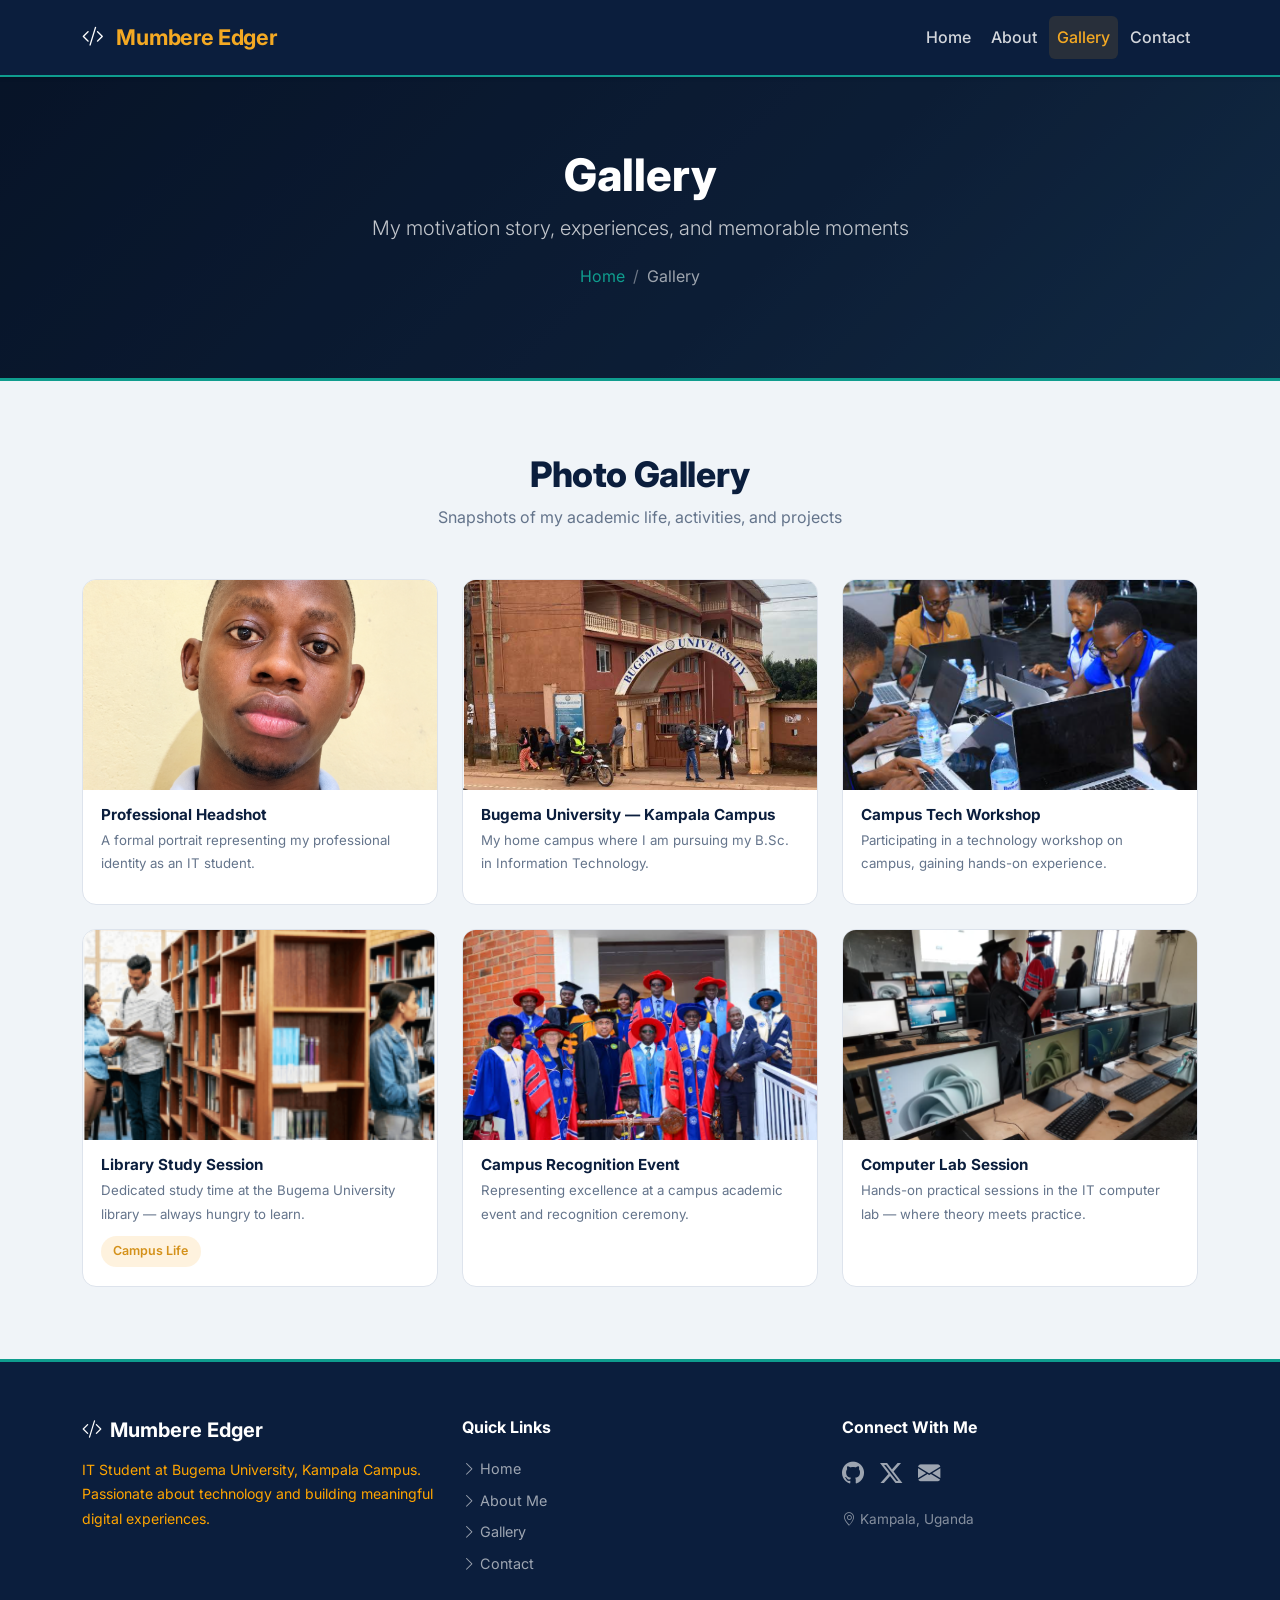
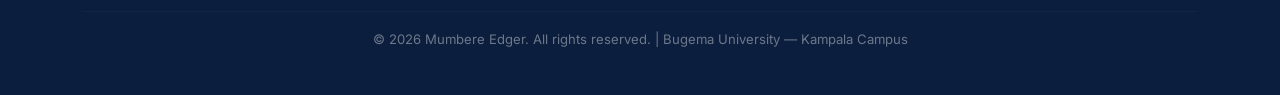
<file: gallery.html>
<!DOCTYPE html>

<html lang="en">
<head>
  <meta charset="UTF-8" />
  <meta name="viewport" content="width=device-width, initial-scale=1.0" />
  <title>Gallery | Mumbere Edger</title>

  <link href="https://cdn.jsdelivr.net/npm/bootstrap@5.3.2/dist/css/bootstrap.min.css" rel="stylesheet" />
  <link href="https://cdn.jsdelivr.net/npm/bootstrap-icons@1.11.3/font/bootstrap-icons.min.css" rel="stylesheet" />
  <link href="https://fonts.googleapis.com/css2?family=Inter:wght@300;400;600;700;800&display=swap" rel="stylesheet" />
  <link rel="stylesheet" href="style.css.css" />

</head>

<body>

<!--NAVIGATION BAR-->
  <nav class="navbar navbar-expand-lg sticky-top shadow-sm">
    <div class="container">

      <a class="navbar-brand fw-bold" href="index.html">
        <i class="bi bi-code-slash me-2"></i>
        <span <span style="color:var(--gold);">Mumbere</span> <span style="color:var(--gold);">Edger</span>
      </a>

      <button class="navbar-toggler border-0" type="button"
              data-bs-toggle="collapse" data-bs-target="#mainNav"
              aria-controls="mainNav" aria-expanded="false" aria-label="Toggle navigation">
        <i class="bi bi-list text-white fs-4"></i>
      </button>

      <div class="collapse navbar-collapse" id="mainNav">
        <ul class="navbar-nav ms-auto gap-lg-1">
          <li class="nav-item"><a class="nav-link" href="index.html">Home</a></li>
          <li class="nav-item"><a class="nav-link" href="about.html">About</a></li>
          <li class="nav-item"><a class="nav-link active" href="gallery.html">Gallery</a></li>
          <li class="nav-item"><a class="nav-link" href="contact.html">Contact</a></li>
        </ul>
      </div>

    </div>
  </nav>

<!-- PAGE HEADER BANNER -->
  <section class="page-header">
   
    <div class="ph-content container">
      <h1>Gallery</h1>
      <p class="lead mt-2">My motivation story, experiences, and memorable moments</p>

      <nav aria-label="breadcrumb" class="mt-3">
        <ol class="breadcrumb justify-content-center">
          <li class="breadcrumb-item"><a href="index.html">Home</a></li>
          <li class="breadcrumb-item active" aria-current="page">Gallery</li>
        </ol>
      </nav>
    </div>
  </section>
 
 <!--SECTION 1: PHOTO GALLERY GRID -->
  <section class="bg-light-custom">
    <div class="container">

      <!-- Section heading -->
      <div class="text-center mb-5">
        <h2>Photo Gallery</h2>
        <p class="sub-text mt-2">Snapshots of my academic life, activities, and projects</p>
      </div>
      <div class="row g-4">

<!--  GALLERY CARD 1-->
        <div class="col-sm-6 col-lg-4">
          <div class="g-card h-100">
            <div class="g-thumb c1">
              <img src="EDDY.png" alt="Mumbere edger photo"  style="width:100%; height:100%; object-fit:cover;" >
            </div>

<!-- Card body-->
            <div class="g-body">
              <h6>Professional Headshot</h6>
              <p>A formal portrait representing my professional identity as an IT student.</p>
            </div>
          </div>
        </div>

<!--GALLERY CARD 2-->
        <div class="col-sm-6 col-lg-4">
          <div class="g-card h-100">
            <div class="g-thumb c2">
               <img src="campus.png" alt="Bugema University campus"
                   style="width:100%; height:100%; object-fit:cover;">
            </div>
            <div class="g-body">
              <h6>Bugema University — Kampala Campus</h6>
              <p>My home campus where I am pursuing my B.Sc. in Information Technology.</p>
            </div>
          </div>
        </div>

        <!-- ─────────────────── GALLERY CARD 3 ─────────────────── -->
        <div class="col-sm-6 col-lg-4">
          <div class="g-card h-100">
            <div class="g-thumb c4">
                 <img src="team.png" alt="Bugema University Teamwork"
                   style="width:100%; height:100%; object-fit:cover;">
            </div>
            <div class="g-body">
              <h6>Campus Tech Workshop</h6>
              <p>Participating in a technology workshop on campus, gaining hands-on experience.</p>
            </div>
          </div>
        </div>

        <!-- ─────────────────── GALLERY CARD 4 ─────────────────── -->
        <div class="col-sm-6 col-lg-4">
          <div class="g-card h-100">
            <div class="g-thumb c5">
                 <img src="Library.png" alt="Bugema University library"
                   style="width:100%; height:100%; object-fit:cover;">
            </div>
            <div class="g-body">
              <h6>Library Study Session</h6>
              <p>Dedicated study time at the Bugema University library — always hungry to learn.</p>
              <span class="tag tag-gold">Campus Life</span>
            </div>
          </div>
        </div>


        <!-- ─────────────────── GALLERY CARD 5 ─────────────────── -->
        <div class="col-sm-6 col-lg-4">
          <div class="g-card h-100">
            <div class="g-thumb c1">
               <img src="event.png" alt="Bugema University event"
                   style="width:100%; height:100%; object-fit:cover;">
            </div>
            <div class="g-body">
              <h6>Campus Recognition Event</h6>
              <p>Representing excellence at a campus academic event and recognition ceremony.</p>
            </div>
          </div>
        </div>


        <!-- ─────────────────── GALLERY CARD 6 ─────────────────── -->
        <div class="col-sm-6 col-lg-4">
          <div class="g-card h-100">
            <div class="g-thumb c3">
                 <img src="computer.png" alt="Bugema University computer"
                   style="width:100%; height:100%; object-fit:cover;">
            </div>
            <div class="g-body">
              <h6>Computer Lab Session</h6>
              <p>Hands-on practical sessions in the IT computer lab — where theory meets practice.</p>
            </div>
          </div>
        </div>
      </div>
    </div>
  </section>
  
  <!-- FOOTER -->
  <footer>
    <div class="container">
      <div class="row g-4 pb-3">

        <!-- Bio -->
        <div class="col-md-4">
          <h5 class="mb-3">
            <i class="bi bi-code-slash me-2"></i>Mumbere Edger
          </h5>
          <p style="font-size:0.88rem; color:orange;">
            IT Student at Bugema University, Kampala Campus. Passionate about
            technology and building meaningful digital experiences.
          </p>
        </div>

        <!-- Quick links -->
        <div class="col-md-4">
          <h6 class="mb-3">Quick Links</h6>
          <a href="index.html" class="footer-link"><i class="bi bi-chevron-right me-1"></i>Home</a>
          <a href="about.html" class="footer-link"><i class="bi bi-chevron-right me-1"></i>About Me</a>
          <a href="gallery.html" class="footer-link"><i class="bi bi-chevron-right me-1"></i>Gallery</a>
          <a href="contact.html" class="footer-link"><i class="bi bi-chevron-right me-1"></i>Contact</a>
        </div>

        <!-- Social media -->
        <div class="col-md-4">
          <h6 class="mb-3">Connect With Me</h6>
          <div class="d-flex gap-3 mb-3">
            <a href="#" class="social-link" title="GitHub"><i class="bi bi-github"></i></a>
            <a href="#" class="social-link" title="Twitter"><i class="bi bi-twitter-x"></i></a>
            <a href="mailto:mumbereedger005@gmail.com" class="social-link" title="Email">
              <i class="bi bi-envelope-fill"></i>
            </a>
          </div>
          <p style="font-size:0.85rem; color:rgba(255,255,255,0.5);">
            <i class="bi bi-geo-alt me-1"></i>Kampala, Uganda
          </p>
        </div>

      </div>
      <hr />
      <p class="copy">&copy; 2026 Mumbere Edger. All rights reserved. | Bugema University — Kampala Campus</p>
    </div>
  </footer>

  <!-- Bootstrap JS bundle — needed for the mobile hamburger menu toggle -->
  <script src="https://cdn.jsdelivr.net/npm/bootstrap@5.3.2/dist/js/bootstrap.bundle.min.js"></script>

</body>
</html>
</file>
<file: style.css.css>
:root {
  --navy:   #0b1e3d;
  --teal:   #0f9d8e;
  --teal2:  #0c7a6d;
  --gold:   #f4a923;
  --gold2:  #d4911a;
  --light:  #f0f4f8;
  --white:  #ffffff;
  --text:   #1e293b;
  --muted:  #64748b;
  --border: #dde3ec;
}

*, *::before, *::after {
  box-sizing: border-box;
}

body {
  font-family: 'Inter', 'Segoe UI', sans-serif;
  color: var(--text);
  background: var(--white);
  line-height: 1.75; 
  margin: 0;         
}

.divider {
  width: 56px;
  height: 4px;
  background: linear-gradient(90deg, var(--teal), var(--gold));
  border-radius: 3px;
  margin-bottom: 1rem;
}

.navbar {
  background-color: var(--navy);
  padding-top: 0.85rem;
  padding-bottom: 0.85rem;
  border-bottom: 2px solid var(--teal); /* teal underline accent */
}

.navbar-brand {
  font-size: 1.35rem;
  letter-spacing: -0.3px;
  color: var(--white);
}

.navbar-brand span {
  color: var(--teal);
}

.nav-link {
  color: rgba(255,255,255,0.82);
  font-weight: 500;
  padding: 0.45rem 0.9rem;
  border-radius: 6px;
  transition: background 0.2s, color 0.2s;
}

.nav-link:hover,
.nav-link.active {
  color: var(--gold) !important;
  background: rgba(244,169,35,0.12);
}

.navbar-toggler {
  border-color: var(--teal);
}

.navbar-toggler-icon {
  filter: invert(1);
}

.hero-section {
  min-height: 92vh; 
  background: linear-gradient(135deg, var(--navy) 0%, #132d52 55%, #1a4068 100%);
  position: relative;  
  overflow: hidden;  
  display: flex;
  align-items: center;
}

.hero-section::after {
  content: '';  
  position: absolute;
  bottom: -120px;
  right: -120px;
  width: 500px;
  height: 500px;
  background: radial-gradient(circle, rgba(15,157,142,0.18) 0%, transparent 70%);
  border-radius: 50%;
  pointer-events: none;
}

.hero-badge {
  background: var(--teal);
  color: var(--white);
  font-size: 0.82rem;
  font-weight: 600;
  padding: 0.4rem 1rem;
  border-radius: 50px;
  display: inline-block;
  margin-bottom: 1.1rem;
  letter-spacing: 0.5px;
  text-transform: uppercase;
}

.hero-section h1 {
  font-size: clamp(2rem, 5vw, 3.2rem);
  font-weight: 800;
  line-height: 1.15;
  color: var(--white);
}

.hero-section h1 .accent {
  color: var(--gold);
}

.hero-section .lead {
  color: rgba(255,255,255,0.78);
  font-size: 1.1rem;
  max-width: 520px;
}

.hero-avatar-box {
  width: 200px;
  height: 200px;       
  border-radius: 50%;                   
}

.profile-photo{
  width: 200px;
  height: 200px;
  border-radius: 50%;
  object-fit: cover;
  display: block;
  margin: auto;
  object-position: center;
}

.btn-teal {
  background: var(--teal);
  color: var(--white);
  font-weight: 700;
  border: none;
  padding: 0.7rem 1.8rem;
  border-radius: 8px;
  transition: background 0.2s, transform 0.2s, box-shadow 0.2s;
  text-decoration: none;   
  display: inline-flex;   
  align-items: center;
  gap: 0.5rem;             
}

.btn-teal:hover {
  background: var(--teal2);
  color: var(--white);
  transform: translateY(-2px);
  box-shadow: 0 8px 22px rgba(15,157,142,0.35);
}

.btn-outline-gold {
  background: transparent;
  color: var(--gold);
  font-weight: 700;
  border: 2px solid var(--gold);
  padding: 0.65rem 1.8rem;
  border-radius: 8px;
  transition: all 0.2s;
  text-decoration: none;
  display: inline-flex;
  align-items: center;
  gap: 0.5rem;
}

.btn-outline-gold:hover {
  background: var(--gold);
  color: var(--navy);
  transform: translateY(-2px);
  box-shadow: 0 8px 22px rgba(244,169,35,0.3);
}

.page-header {
  min-height: 280px;
  background: linear-gradient(135deg, var(--navy) 0%, #132d52 60%, #1a4068 100%);
  border-bottom: 3px solid var(--teal);
  position: relative;
  display: flex;
  align-items: center;
  justify-content: center;
  text-align: center;
}

.page-header::after {
  content: '';
  position: absolute;
  inset: 0;              /* shorthand for top:0; right:0; bottom:0; left:0 */
  background: rgba(0,0,0,0.35);
}

.page-header .ph-content {
  position: relative;
  z-index: 2;
}

.page-header h1 {
  color: var(--white);
  font-weight: 800;
  font-size: clamp(1.8rem, 4vw, 2.8rem);
}

.page-header .lead {
  color: rgba(255,255,255,0.75);
}

.breadcrumb {
  background: transparent;
  padding: 0;
  justify-content: center;
}

.breadcrumb-item a {
  color: var(--teal);
  text-decoration: none;
}

.breadcrumb-item.active {
  color: rgba(255,255,255,0.6);
}

.breadcrumb-item + .breadcrumb-item::before {
  color: rgba(255,255,255,0.4);
}

section {
  padding: 72px 0;
}

section.bg-light-custom {
  background: var(--light);
}

section h2 {
  font-weight: 800;
  color: var(--navy);
  font-size: clamp(1.55rem, 3.5vw, 2.2rem);
  letter-spacing: -0.4px;
}

section p.sub-text {
  color: var(--muted);
  font-size: 1rem;
}

.card {
  border-radius: 14px !important;
  border: 1px solid var(--border) !important;
  /* transition makes the hover effect animate smoothly */
  transition: transform 0.25s ease, box-shadow 0.25s ease;
}

.card:hover {
  transform: translateY(-6px);    /* lifts the card 6px upward */
  box-shadow: 0 18px 40px rgba(11,30,61,0.10) !important; /* soft navy shadow */
}

.ov-card {
  background: var(--white);
  border-radius: 14px;
  padding: 2rem 1.5rem;
  border: 1px solid var(--border);
  text-align: center;
  transition: transform 0.25s, box-shadow 0.25s;
}

.ov-card:hover {
  transform: translateY(-7px);
  box-shadow: 0 20px 44px rgba(15,157,142,0.1);
}

/* Circular icon container inside overview cards */
.ov-card .ov-icon {
  width: 64px;
  height: 64px;
  border-radius: 50%;
  display: flex;
  align-items: center;
  justify-content: center;
  margin: 0 auto 1rem;
  font-size: 1.7rem;
}

/* Three color variants for the icon circles */
.ov-icon.teal  { background: rgba(15,157,142,0.12); color: var(--teal); }
.ov-icon.gold  { background: rgba(244,169,35,0.12);  color: var(--gold2); }
.ov-icon.navy  { background: rgba(11,30,61,0.10);    color: var(--navy); }

.ov-card h5 {
  font-weight: 700;
  color: var(--navy);
  margin-bottom: 0.5rem;
}

.ov-card p {
  color: var(--muted);
  font-size: 0.9rem;
  margin-bottom: 0.8rem;
}


/* 10. BADGE*/
.tag {
  display: inline-block;
  padding: 0.28rem 0.8rem;
  border-radius: 50px; /* fully rounded ends */
  font-size: 0.78rem;
  font-weight: 600;
}

/* Color variants — each is a tinted background + matching text color */
.tag-teal   { background: rgba(15,157,142,0.12);  color: var(--teal2); }
.tag-gold   { background: rgba(244,169,35,0.15);   color: var(--gold2); }
.tag-navy   { background: rgba(11,30,61,0.08);     color: var(--navy); }
.tag-red    { background: rgba(220,53,69,0.10);    color: #b91c1c; }
.tag-purple { background: rgba(124,58,237,0.10);   color: #7c3aed; }


/*11. FOOTER */
footer {
  background: var(--navy);
  color: rgba(255,255,255,0.75);
  padding: 56px 0 28px;
  font-size: 0.9rem;
  border-top: 3px solid var(--teal);
}

footer h5, footer h6 {
  color: var(--white);
  font-weight: 700;
}

/* Footer navigation links — muted white, turn gold on hover */
footer .footer-link {
  color: rgba(255,255,255,0.6);
  text-decoration: none;
  display: block;     /* each link gets its own full-width line */
  padding: 0.2rem 0;
  transition: color 0.2s;
}

footer .footer-link:hover {
  color: var(--gold);
}

/* Social media icon links */
footer .social-link {
  color: rgba(255,255,255,0.6);
  font-size: 1.4rem;
  transition: color 0.2s, transform 0.2s;
  display: inline-block;
}

/* Hover: turn teal and lift slightly */
footer .social-link:hover {
  color: var(--teal);
  transform: translateY(-3px);
}

/* Thin horizontal rule above copyright */
footer hr {
  border-color: rgba(255,255,255,0.1);
}

/* Copyright line */
footer .copy {
  color: rgba(255,255,255,0.4);
  font-size: 0.82rem;
  text-align: center;
}


/* 12. ABOUT PAGE STYLES*/

.profile-box {
  background: linear-gradient(160deg, var(--navy) 0%, #132d52 100%);
  border-radius: 18px;
  padding: 2.5rem 2rem;
  text-align: center;
  color: var(--white);
}

.profile-box .avatar-ring {
  width: 120px;
  height: 120px;
  border-radius: 50%;
  border: 4px solid var(--teal);
  background: rgba(15,157,142,0.15);
  display: flex;
  align-items: center;
  justify-content: center;
  margin: 0 auto 1rem;
  font-size: 4rem;
  color: var(--teal);
}

.profile-box h3  { color: var(--white); font-weight: 800; margin-bottom: 0.2rem; }
.profile-box .role { color: var(--gold); font-size: 0.9rem; font-weight: 600; }
.profile-box .loc  { color: rgba(255,255,255,0.55); font-size: 0.85rem; }

/* Small outline buttons inside the profile box (LinkedIn, GitHub) */
.profile-box .sm-btn {
  border: 1px solid rgba(255,255,255,0.25);
  color: rgba(255,255,255,0.8);
  background: transparent;
  padding: 0.35rem 1rem;
  border-radius: 6px;
  font-size: 0.82rem;
  text-decoration: none;
  transition: all 0.2s;
  display: inline-flex;
  align-items: center;
  gap: 0.3rem;
}

.profile-box .sm-btn:hover {
  border-color: var(--teal);
  color: var(--teal);
  background: rgba(15,157,142,0.1);
}

/* ── Detail Rows (label: value pairs inside the profile box) ── */
.detail-row {
  display: flex;
  align-items: center;
  gap: 0.6rem;
  padding: 0.55rem 0;
  border-bottom: 1px solid rgba(255,255,255,0.1); /* subtle white divider */
  font-size: 0.92rem;
}

.detail-row:last-child { border-bottom: none; } /* no line after the last row */
.detail-row .dr-label  { color: rgba(255,255,255,0.5); min-width: 90px; font-size: 0.82rem; }
.detail-row .dr-val    { color: var(--white); font-weight: 600; }

/* ── Timeline (Education section) ── */
.tl-wrap {
  position: relative;
  padding-left: 2.8rem;
}


/* Gold variant for completed qualifications */
.tl-dot.gold { border-color: var(--gold); }

/* Card holding each qualification's info */
.tl-card {
  background: var(--white);
  border: 1px solid var(--border);
  border-radius: 12px;
  padding: 1.4rem 1.5rem;
  transition: box-shadow 0.2s;
}

.tl-card:hover { box-shadow: 0 8px 28px rgba(11,30,61,0.08); }

.tl-card h5   { color: var(--navy); font-weight: 700; margin-bottom: 0.2rem; }
.tl-card .inst { color: var(--teal); font-size: 0.88rem; font-weight: 600; }
.tl-card p    { color: var(--muted); font-size: 0.88rem; margin: 0.5rem 0 0; }

.tl-badge {
  display: inline-block;
  padding: 0.22rem 0.75rem;
  border-radius: 50px;
  font-size: 0.75rem;
  font-weight: 700;
}

.tl-badge.current  { background: rgba(15,157,142,0.12); color: var(--teal2); }
.tl-badge.done     { background: rgba(244,169,35,0.15);  color: var(--gold2); }

/* ── Education Summary Table ── */
.edu-table thead th {
  background: var(--navy);
  color: var(--white);
  font-weight: 600;
  font-size: 0.88rem;
  border: none;
}

.edu-table tbody td {
  font-size: 0.9rem;
  vertical-align: middle;
  border-color: var(--border);
}

  

/* The grey track that the colored bar sits inside */
.prog-track {
  background: #dde3ec;
  border-radius: 50px;
  height: 9px;
  margin-bottom: 1.1rem;
  overflow: hidden; /* stops the fill from overflowing the rounded ends */
}

/* The colored fill bar — width is set inline per skill (e.g. style="width:85%;") */
.prog-fill {
  height: 100%;
  border-radius: 50px;
  background: linear-gradient(90deg, var(--teal), var(--gold)); /* teal to gold gradient */
}

/* ── Soft Skill Pills ── */
.soft-pill {
  display: inline-flex;
  align-items: center;
  gap: 0.35rem;
  padding: 0.38rem 0.9rem;
  border-radius: 50px;
  font-size: 0.82rem;
  font-weight: 600;
  border: 1.5px solid var(--border);
  color: var(--text);
  background: var(--white);
}

/* ── Interest Cards ── */
.int-card {
  background: var(--white);
  border: 1px solid var(--border);
  border-radius: 14px;
  padding: 1.8rem 1.2rem;
  text-align: center;
  transition: transform 0.2s, box-shadow 0.2s, border-color 0.2s;
}

/* Hover: lift + teal shadow + teal border */
.int-card:hover {
  transform: translateY(-5px);
  box-shadow: 0 14px 34px rgba(15,157,142,0.1);
  border-color: var(--teal);
}

.int-card i  { font-size: 2.4rem; margin-bottom: 0.75rem; display: block; }
.int-card h6 { font-weight: 700; color: var(--navy); margin-bottom: 0.4rem; }
.int-card p  { font-size: 0.84rem; color: var(--muted); margin: 0; }


/* ================================================================
   13. GALLERY PAGE STYLES
================================================================ */

/* ── Video Wrapper ── */
/* Teal border around the embedded video */
.video-wrap {
  border-radius: 16px;
  overflow: hidden;
  border: 2px solid var(--teal);
  box-shadow: 0 16px 48px rgba(11,30,61,0.14);
}

/* Dark caption bar below the video */
.video-caption {
  background: var(--navy);
  color: rgba(255,255,255,0.85);
  padding: 1rem 1.4rem;
  font-size: 0.9rem;
}

.video-caption strong { color: var(--gold); }

/* ── Gallery Cards ── */
.g-card {
  background: var(--white);
  border: 1px solid var(--border);
  border-radius: 14px;
  overflow: hidden;
  transition: transform 0.25s, box-shadow 0.25s;
}

.g-card:hover {
  transform: translateY(-7px);
  box-shadow: 0 20px 44px rgba(11,30,61,0.12);
}

/* Thumbnail area at the top of each gallery card */
.g-thumb {
  height: 210px;
  display: flex;
  align-items: center;
  justify-content: center;
  font-size: 3.8rem; /* large icon size */
  position: relative;
  
}


/* Card body below the thumbnail */
.g-body { padding: 1rem 1.1rem 1.2rem; }
.g-body h6 { font-weight: 700; color: var(--navy); margin-bottom: 0.3rem; font-size: 0.95rem; }
.g-body p  { font-size: 0.83rem; color: var(--muted); margin-bottom: 0.6rem; }


/* ================================================================
   14. CONTACT PAGE STYLES
================================================================ */

/* ── Contact Information Cards ── */
.ci-card {
  display: flex;
  align-items: flex-start; /* icon stays at top even if text is tall */
  gap: 1rem;
  background: var(--white);
  border: 1px solid var(--border);
  border-radius: 12px;
  padding: 1.1rem 1.2rem;
  margin-bottom: 0.9rem;
  transition: border-color 0.2s, box-shadow 0.2s, transform 0.2s;
}

/* Hover: border turns teal, slides 4px to the right */
.ci-card:hover {
  border-color: var(--teal);
  box-shadow: 0 6px 20px rgba(15,157,142,0.1);
  transform: translateX(4px);
}

/* Rounded square icon container at the left of each info card */
.ci-icon {
  width: 44px;
  height: 44px;
  border-radius: 10px;
  display: flex;
  align-items: center;
  justify-content: center;
  font-size: 1.2rem;
  flex-shrink: 0; /* icon never shrinks even when space is tight */
}

/* Icon background color variants */
.ci-icon.teal   { background: rgba(15,157,142,0.12); color: var(--teal); }
.ci-icon.gold   { background: rgba(244,169,35,0.12);  color: var(--gold2); }
.ci-icon.navy   { background: rgba(11,30,61,0.10);    color: var(--navy); }
.ci-icon.red    { background: rgba(220,53,69,0.10);   color: #dc3545; }
.ci-icon.purple { background: rgba(124,58,237,0.10);  color: #7c3aed; }

/* Text inside info cards */
.ci-card h6  { font-weight: 700; color: var(--navy); margin-bottom: 0.15rem; font-size: 0.88rem; }
.ci-card a, .ci-card p {
  color: var(--muted);
  font-size: 0.87rem;
  margin: 0;
  text-decoration: none;
}
.ci-card a:hover { color: var(--teal); }

/* ── Contact Form Card ── */
.cf-card {
  background: var(--white);
  border: 1px solid var(--border);
  border-radius: 18px;
  padding: 2.4rem 2rem;
  box-shadow: 0 12px 40px rgba(11,30,61,0.07);
}

.cf-card h4  { color: var(--navy); font-weight: 800; margin-bottom: 0.3rem; }
.cf-card .sub { color: var(--muted); font-size: 0.9rem; margin-bottom: 1.5rem; }

/* Form field labels */
.form-label {
  font-size: 0.88rem;
  font-weight: 600;
  color: var(--text);
  margin-bottom: 0.35rem;
}

/* Input and textarea base styles */
.form-control, .form-select {
  border: 1.5px solid var(--border);
  border-radius: 8px;
  font-size: 0.9rem;
  padding: 0.65rem 0.9rem;
  color: var(--text);
  background: var(--light); /* off-white background when unfocused */
  transition: border-color 0.2s, box-shadow 0.2s;
}

/* When the user clicks into a field — teal border + soft teal glow ring */
.form-control:focus, .form-select:focus {
  border-color: var(--teal);
  box-shadow: 0 0 0 3px rgba(15,157,142,0.15);
  outline: none;       /* removes the default browser blue outline */
  background: var(--white);
}

/* Submit button — full-width teal gradient */
.btn-submit {
  background: linear-gradient(135deg, var(--teal), var(--teal2));
  color: var(--white);
  font-weight: 700;
  border: none;
  padding: 0.8rem 1.5rem;
  border-radius: 8px;
  width: 100%;      /* stretches to fill the column */
  font-size: 1rem;
  letter-spacing: 0.3px;
  cursor: pointer;
  transition: opacity 0.2s, transform 0.2s;
}

/* Hover: slight fade + upward lift */
.btn-submit:hover {
  opacity: 0.9;
  transform: translateY(-2px);
}

/* ── Embedded Map ── */
.map-wrap {
  border-radius: 16px;
  overflow: hidden;
  border: 2px solid var(--teal);
  box-shadow: 0 12px 36px rgba(11,30,61,0.1);
}

/* Footer bar beneath the map iframe */
.map-footer {
  background: var(--navy);
  color: rgba(255,255,255,0.8);
  padding: 0.9rem 1.4rem;
  display: flex;
  align-items: center;
  gap: 0.8rem;
  font-size: 0.88rem;
}

.map-footer i { color: var(--teal); font-size: 1.2rem; }

/* "Open in Maps" link inside the map footer */
.map-footer a {
  margin-left: auto; /* pushes this button to the far right */
  background: var(--teal);
  color: var(--white);
  padding: 0.35rem 1rem;
  border-radius: 6px;
  text-decoration: none;
  font-size: 0.82rem;
  font-weight: 600;
  transition: background 0.2s;
}

.map-footer a:hover {
  background: var(--teal2);
  color: var(--white);
}


/* 15. RESPONSIVE BREAKPOINTS */

/* Tablets and smaller (below 992px) */
@media (max-width: 991px) {
  /* Hero doesn't need to be full-screen height on tablets */
  .hero-section {
    min-height: auto;
    padding: 70px 0;
  }

  /* Slightly shorter page headers on tablets */
  .page-header {
    min-height: 230px;
  }

  /* Reduce section padding on smaller screens */
  section {
    padding: 52px 0;
  }
}

/* Mobile phones (below 576px) */
@media (max-width: 576px) {
  /* Smaller heading on phones so it doesn't overflow */
  .hero-section h1 {
    font-size: 1.85rem;
  }

  /* Smaller avatar circle on phones */
  .hero-avatar-box {
    width: 180px;
    height: 180px;
  }

  .hero-avatar-box i {
    font-size: 5.5rem;
  }
}
</file>
